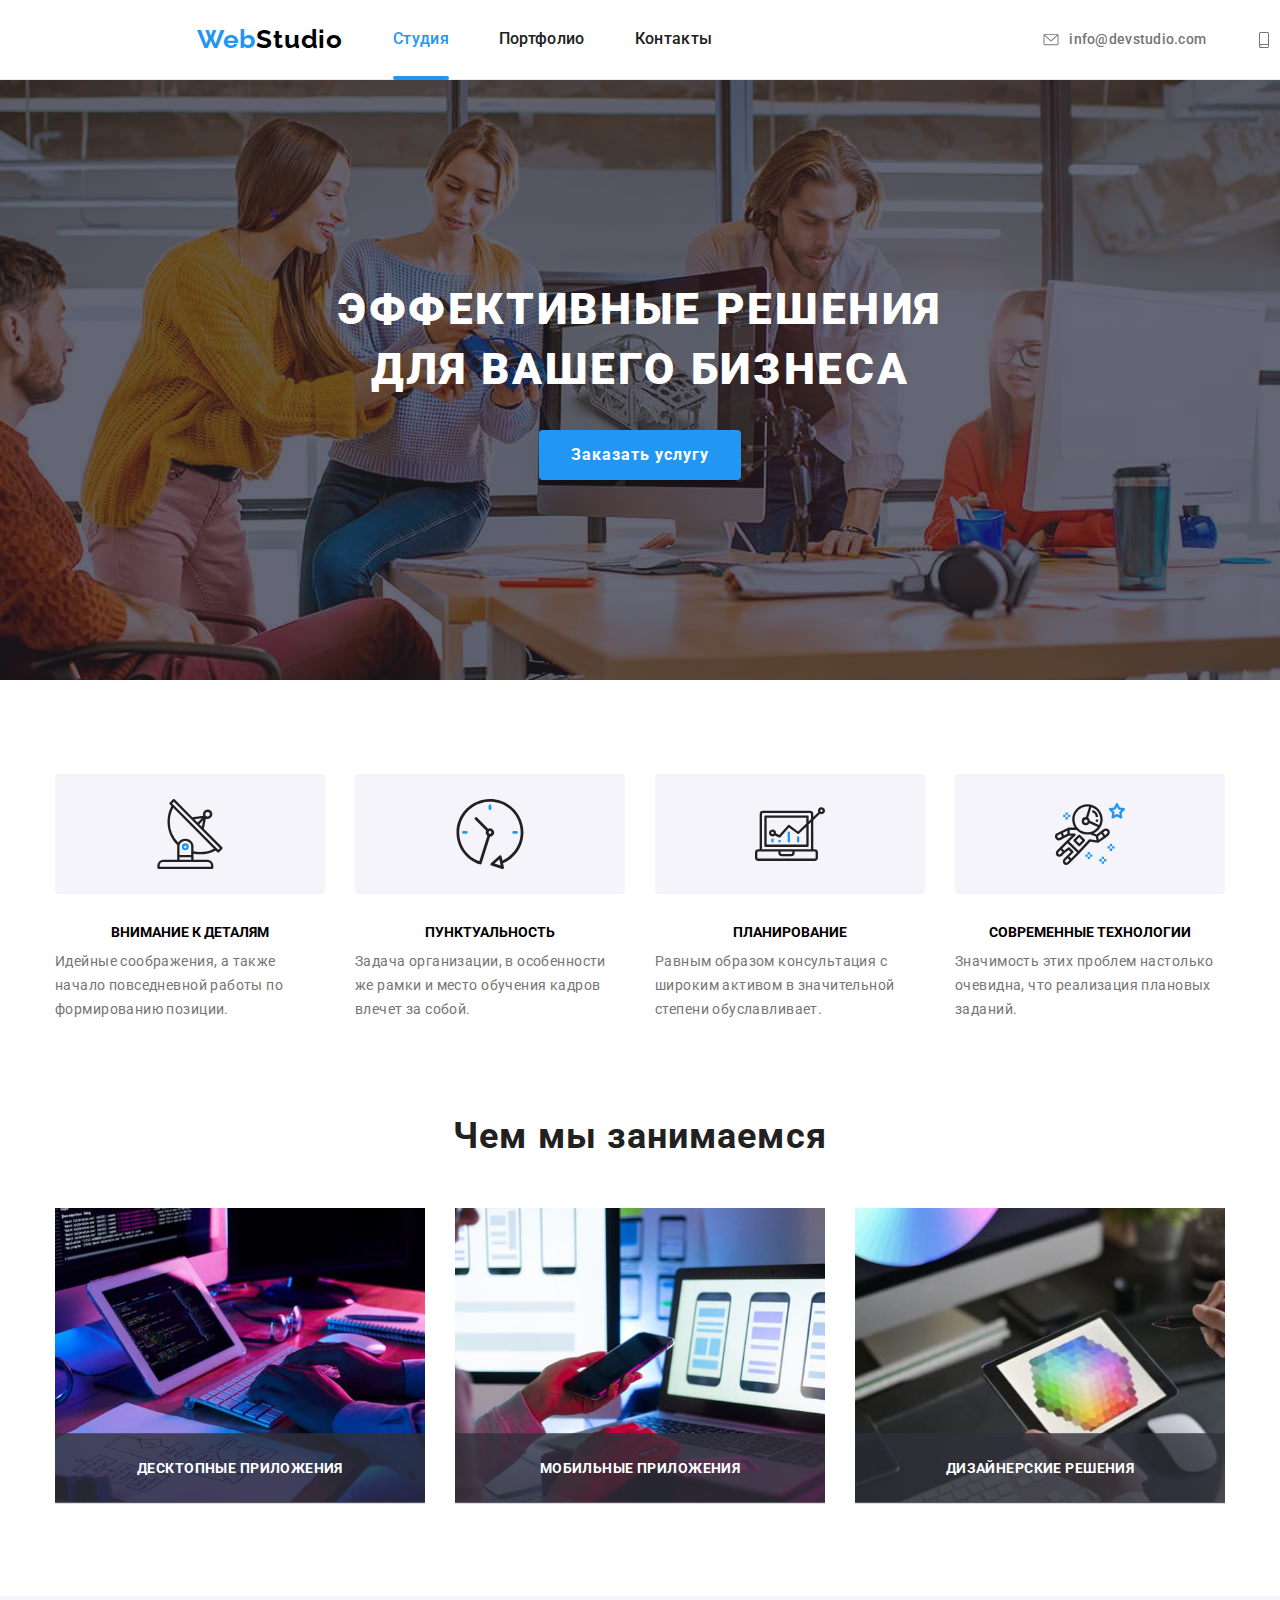
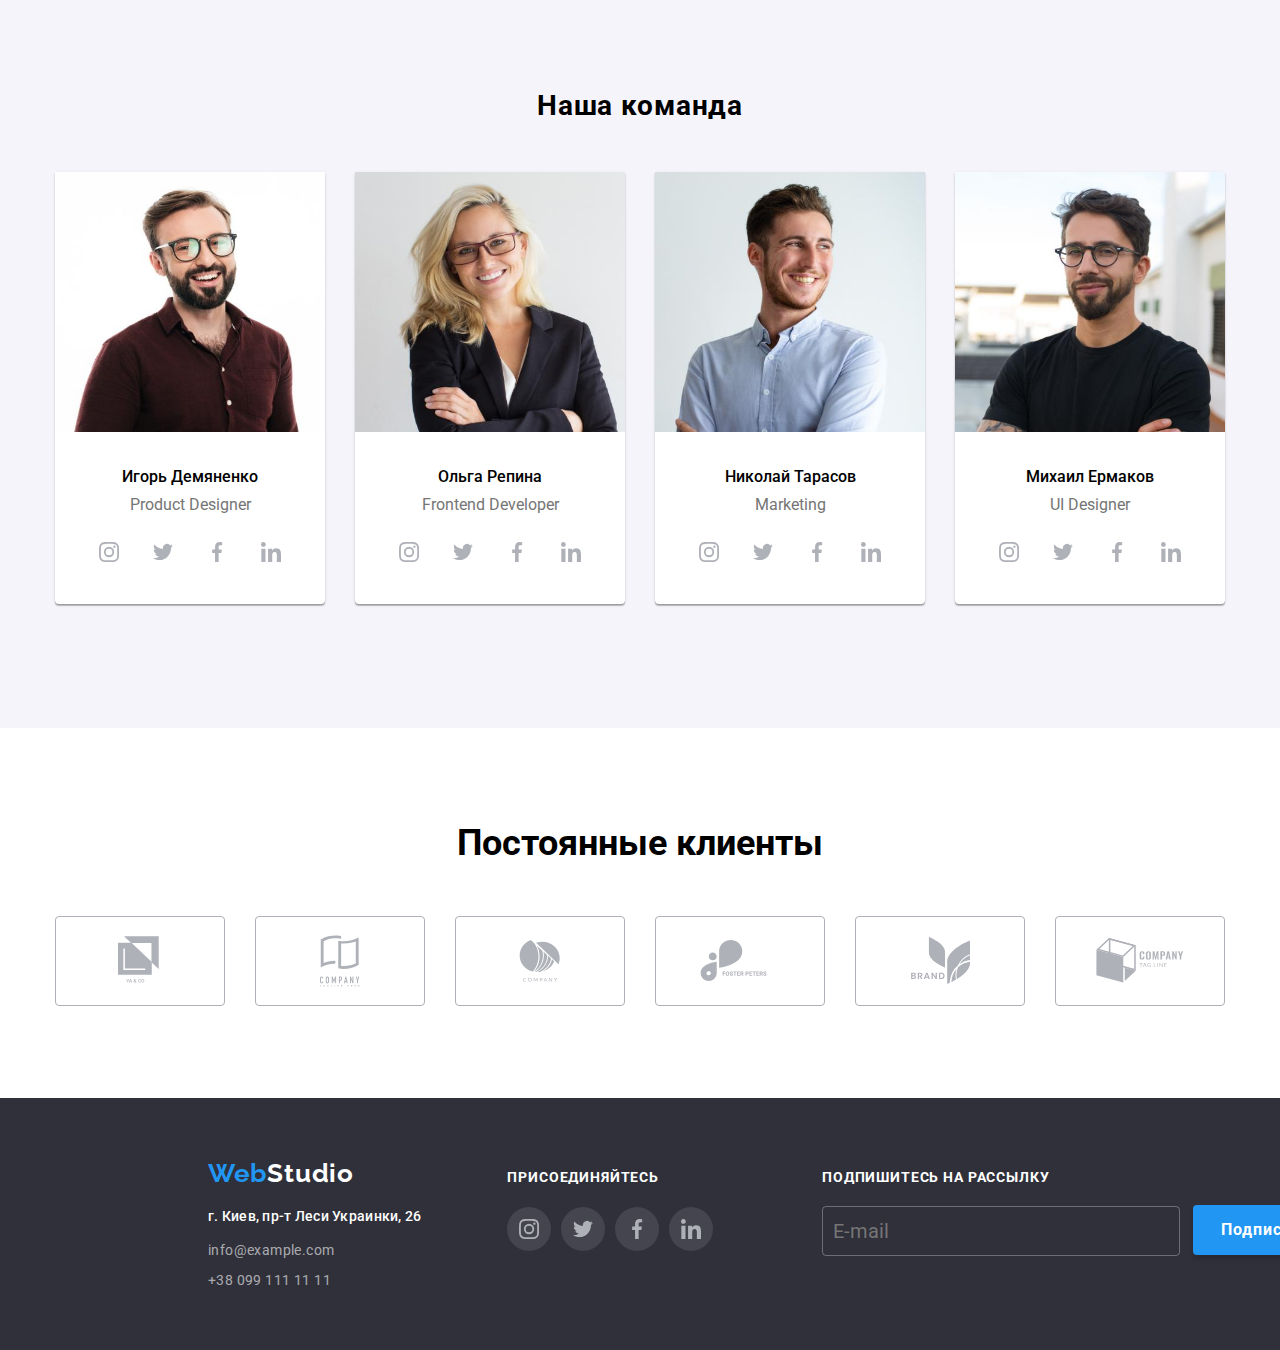
<file: index.html>
<!DOCTYPE html>
<html lang="ru">
  <head>
    <meta charset="UTF-8"/>
    <meta name="viewport" content="width=device-width, initial-scale=1.0"/>
    <link href="https://fonts.googleapis.com/css2?family=Raleway:wght@700&family=Roboto:wght@400;500;700;900&display=swap" rel="stylesheet">
    <link rel="stylesheet" href="./css/normalize.min.css">
    <link rel="stylesheet" href="./css/main.min.css">
    <title>WebStudio</title>
  </head>
  <body>
    <div class="header-container">
      <header class="header">

        <!-- мобильное меню -->

        <a class="title__mobile" href="./index.html"><span class="title-properties">Web</span>Studio</a>
        <button 
        type="button" 
        class="menu__button"
        aria-expanded="false"
        data-menu-button>
          <svg class="mobile-icon" width=24px height=16px aria-label="переключатель мобильного меню">
            <use class="icon-cross" href="./images/svg/symbol-defs_mobile.svg#icon_close"></use>
            <use class="icon-menu" href="./images/svg/symbol-defs_mobile.svg#icon_menu"></use>
          </svg>
        </button>
        <div class="mobile-menu-container" data-menu>
        <ul class="mobile-list">
          <li class="mobile-list__item"><a class="mobile-list__link current" href="./index.html">Студия</a></li>
          <li class="mobile-list__item"><a class="mobile-list__link" href="./portfolio.html">Портфолио</a></li>
          <li class="mobile-list__item"><a class="mobile-list__link" href="#contacts">Контакты</a></li>
        </ul>
        <ul class="mobile-cont">
          <li class="mobile__item">
            <a class="mobile__link" href="mailto:info@devstudio.com">
              <svg width="16" height="15" class="navigation__svg">
                <use href="./images/svg/symbol-defs.svg#icon-envelope"></use>
              </svg>
              <span>info@devstudio.com</span>
            </a>
          </li>
          <li class="mobile__item">
            <a class="mobile__link" href="tel:380961111111">
              <svg width="16" height="16" class="navigation__svg">
                <use href="./images/svg/symbol-defs.svg#icon-smartphone"></use>
              </svg><span>+38 096 111 11 11</span>
            </a>
          </li>
        </ul>
        </div>
        
        <nav class="navigation">
          <ul class="navigation__list">
            <li class="navigation__item"><a class="title" href="./index.html"><span class="title-properties">Web</span>Studio</a></li>
            <li class="navigation__item"><a class="navigation__link current" href="./index.html">Студия</a></li>
            <li class="navigation__item"><a class="navigation__link" href="./portfolio.html">Портфолио</a></li>
            <li class="navigation__item"><a class="navigation__link" href="#contacts">Контакты</a></li>
          </ul>
          <ul class="nav-cont">
            <li class="navigation__item">
              <a class="navigation__link" href="mailto:info@devstudio.com">
                <svg width="16" height="15" class="navigation__svg">
                  <use href="./images/svg/symbol-defs.svg#icon-envelope"></use>
                </svg>
                <span>info@devstudio.com</span>
              </a>
            </li>
            <li class="navigation__item">
              <a class="navigation__link" href="tel:380961111111">
                <svg width="16" height="16" class="navigation__svg">
                  <use href="./images/svg/symbol-defs.svg#icon-smartphone"></use>
                </svg><span>+38 096 111 11 11</span>
              </a>
            </li>
          </ul>
        </nav>
      </header>
    </div>
    <main>
      <div class="main">
        <section class="main__container">
          <h1 class="main__title">Эффективные решения для вашего бизнеса</h1>
          <button data-modal-open type="button" class="main__button">Заказать услугу</button>
        </section>
      </div>
      <div class="atributes-container">
        <ul class="atributes-list">
          <li class="atributes-list__item">
            <div class="atributes-list__icon">
            <svg width="70" height="70" >
              <use href="./images/svg/symbol-defs.svg#icon-antenna"></use>
            </svg>
            </div>
              <h3 class="atributes-list__title">Внимание к деталям</h3>
            <p class="atributes-list__text">
            Идейные соображения, а также начало повседневной работы по формированию позиции.
            </p>
          </li>
            
          <li class="atributes-list__item">
            <div class="atributes-list__icon">
              <svg width="70" height="70" >
                <use href="./images/svg/symbol-defs.svg#icon-clock"></use>
              </svg>
            </div>
              <h3 class="atributes-list__title">Пунктуальность</h3>
            <p class="atributes-list__text">
            Задача организации, в особенности же рамки и место обучения кадров влечет за собой.
            </p>
          </li>
            
          <li class="atributes-list__item">
            <div class="atributes-list__icon">
              <svg width="70" height="70">
                <use href="./images/svg/symbol-defs.svg#icon-diagram"></use>
              </svg>
            </div>
              <h3 class="atributes-list__title">Планирование</h3>
            <p class="atributes-list__text">
            Равным образом консультация с широким активом в значительной степени обуславливает.
            </p>
          </li>

          <li class="atributes-list__item">
            <div class="atributes-list__icon">
              <svg width="70" height="70" >
                <use href="./images/svg/symbol-defs.svg#icon-astronaut"></use>
              </svg>
            </div>
              <h3 class="atributes-list__title">Современные технологии</h3>
            <p class="atributes-list__text">
            Значимость этих проблем настолько очевидна, что реализация плановых заданий.
            </p>
          </li>
        </ul>
      </div>
        <div class="gallery">
            <h4 class="gallery__title">Чем мы занимаемся</h4>
          <ul class="gallery-list">
            <li class="gallery-list__item"><img class="gallery-list__image" srcset="./images/workspace_x1.jpg 1x, ./images/workspace_x2.jpg 2x " src="./images/workspace_x1.jpg" width="370"  alt="рабочий стол" />
              <p class="gallery-list__text" >Десктопные приложения</p>
            </li>
            <li class="gallery-list__item"><img class="gallery-list__image" srcset="./images/phone_x1.jpg 1x, ./images/phone_x2.jpg 2x " src="./images/phone_x1.jpg" width="370"  alt="телефон" />
              <p class="gallery-list__text">Мобильные приложения</p>
            </li>
            <li class="gallery-list__item"><img class="gallery-list__image" srcset="./images/tablet_x1.jpg 1x, ./images/tablet_x2.jpg 2x " src="./images/tablet_x1.jpg" width="370"  alt="планшет" />
              <p class="gallery-list__text">Дизайнерские решения</p>
            </li>
          </ul>
        </div>
      <!--розділ про команду ресурсу-->
      <div>
       <section class="our-team">
        <h4 class="our-team__title">Наша команда</h4>
          <ul class="flex-list">
            <li class="flex-list__item">
              <img class="flex-list__img" srcset="./images/our-team/игорь_х1.jpg 1x, ./images/our-team/игорь_х2.jpg 2x, ./images/our-team/игорь_демяненко.jpg 3x" src="./images/our-team/игорь_х1.jpg" alt="Фото Игорь Демяненко" />
              <h3 class="flex-list__name">Игорь Демяненко</h3>
              <span class="flex-list__job" lang="en">Product Designer</span>
              <ul class="social-list">
                <li class="social-list__icons">
                  <a class="social-list__link" href="https://www.instagram.com/" target="_blank" rel="noopener noreferer"
                    aria-label="instagram">
                    <svg class="social-list__svg">
                      <use href="./images/svg/symbol-defs.svg#icon-instagram"></use>
                    </svg>
                  </a>
                </li>
                <li class="social-list__icons">
                  <a class="social-list__link" href="https://twitter.com/home" target="_blank" rel="noopener noreferer"
                    aria-label="twitter">
                    <svg class="social-list__svg">
                      <use href="./images/svg/symbol-defs.svg#icon-twitter"></use>
                    </svg>
                  </a>
                </li>
                <li class="social-list__icons">
                  <a class="social-list__link" href="https://www.facebook.com/" target="_blank" rel="noopener noreferer"
                    aria-label="facebook">
                    <svg class="social-list__svg">
                      <use href="./images/svg/symbol-defs.svg#icon-facebook"></use>
                    </svg>
                  </a>
                </li>
                <li class="social-list__icons">
                  <a class="social-list__link" href="https://www.linkedin.com/" target="_blank" rel="noopener noreferer"
                    aria-label="linkedin">
                    <svg class="social-list__svg">
                      <use href="./images/svg/symbol-defs.svg#icon-linkedin"></use>
                    </svg>
                  </a>
                </li>
              </ul>  
            </li>
            <li class="flex-list__item">
              <img class="flex-list__img" srcset="./images/our-team/ольга_х1.jpg 1x, ./images/our-team/ольга_х2.jpg 2x, ./images/our-team/ольга_репина.jpg 3x" src="./images/our-team/ольга_х1.jpg" alt="Фото Ольга Репина" />
              <h3 class="flex-list__name">Ольга Репина</h3>
              <span class="flex-list__job" lang="en">Frontend Developer</span>
              <ul class="social-list">
                <li class="social-list__icons">
                  <a class="social-list__link" href="https://www.instagram.com/" target="_blank" rel="noopener noreferer"
                    aria-label="instagram">
                    <svg class="social-list__svg">
                      <use href="./images/svg/symbol-defs.svg#icon-instagram"></use>
                    </svg>
                  </a>
                </li>
                <li class="social-list__icons">
                  <a class="social-list__link" href="https://twitter.com/home" target="_blank" rel="noopener noreferer"
                    aria-label="twitter">
                    <svg class="social-list__svg">
                      <use href="./images/svg/symbol-defs.svg#icon-twitter"></use>
                    </svg>
                  </a>
                </li>
                <li class="social-list__icons">
                  <a class="social-list__link" href="https://www.facebook.com/" target="_blank" rel="noopener noreferer"
                    aria-label="facebook">
                    <svg class="social-list__svg">
                      <use href="./images/svg/symbol-defs.svg#icon-facebook"></use>
                    </svg>
                  </a>
                </li>
                <li class="social-list__icons">
                  <a class="social-list__link" href="https://www.linkedin.com/" target="_blank" rel="noopener noreferer"
                    aria-label="linkedin">
                    <svg class="social-list__svg">
                      <use href="./images/svg/symbol-defs.svg#icon-linkedin"></use>
                    </svg>
                  </a>
                </li>
              </ul>
            </li>
            <li class="flex-list__item">
              <img class="flex-list__img" srcset="./images/our-team/николай_х1.jpg 1x, ./images/our-team/николай_х2.jpg 2x, ./images/our-team/николай_тарасов.jpg 3x" src="./images/our-team/николай_х1.jpg" alt="Фото Николай Тарасов" />
              <h3 class="flex-list__name">Николай Тарасов</h3>
              <span class="flex-list__job" lang="en">Marketing</span>
              <ul class="social-list">
                <li class="social-list__icons">
                  <a class="social-list__link" href="https://www.instagram.com/" target="_blank" rel="noopener noreferer"
                    aria-label="instagram">
                    <svg class="social-list__svg">
                      <use href="./images/svg/symbol-defs.svg#icon-instagram"></use>
                    </svg>
                  </a>
                </li>
                <li class="social-list__icons">
                  <a class="social-list__link" href="https://twitter.com/home" target="_blank" rel="noopener noreferer"
                    aria-label="twitter">
                    <svg class="social-list__svg">
                      <use href="./images/svg/symbol-defs.svg#icon-twitter"></use>
                    </svg>
                  </a>
                </li>
                <li class="social-list__icons">
                  <a class="social-list__link" href="https://www.facebook.com/" target="_blank" rel="noopener noreferer"
                    aria-label="facebook">
                    <svg class="social-list__svg">
                      <use href="./images/svg/symbol-defs.svg#icon-facebook"></use>
                    </svg>
                  </a>
                </li>
                <li class="social-list__icons">
                  <a class="social-list__link" href="https://www.linkedin.com/" target="_blank" rel="noopener noreferer"
                    aria-label="linkedin">
                    <svg class="social-list__svg">
                      <use href="./images/svg/symbol-defs.svg#icon-linkedin"></use>
                    </svg>
                  </a>
                </li>
              </ul>
            </li>
            <li class="flex-list__item">
              <img class="flex-list__img" srcset="./images/our-team/михаил_х1.jpg 1x, ./images/our-team/михаил_х2.jpg 2x, ./images/our-team/михаил_ермаков.jpg 3x" src="./images/our-team/михаил_х1.jpg" alt="Фото Михаил Ермаков" />
              <h3 class="flex-list__name">Михаил Ермаков</h3>
              <span class="flex-list__job" lang="en">UI Designer</span>
              <ul class="social-list">
                <li class="social-list__icons">
                  <a class="social-list__link" href="https://www.instagram.com/" target="_blank" rel="noopener noreferer"
                    aria-label="instagram">
                    <svg class="social-list__svg">
                      <use href="./images/svg/symbol-defs.svg#icon-instagram"></use>
                    </svg>
                  </a>
                </li>
                <li class="social-list__icons">
                  <a class="social-list__link" href="https://twitter.com/home" target="_blank" rel="noopener noreferer"
                    aria-label="twitter">
                    <svg class="social-list__svg">
                      <use href="./images/svg/symbol-defs.svg#icon-twitter"></use>
                    </svg>
                  </a>
                </li>
                <li class="social-list__icons">
                  <a class="social-list__link" href="https://www.facebook.com/" target="_blank" rel="noopener noreferer"
                    aria-label="facebook">
                    <svg class="social-list__svg">
                      <use href="./images/svg/symbol-defs.svg#icon-facebook"></use>
                    </svg>
                  </a>
                </li>
                <li class="social-list__icons">
                  <a class="social-list__link" href="https://www.linkedin.com/" target="_blank" rel="noopener noreferer"
                    aria-label="linkedin">
                    <svg class="social-list__svg">
                      <use href="./images/svg/symbol-defs.svg#icon-linkedin"></use>
                    </svg>
                  </a>
                </li>
              </ul>
            </li>
          </ul>
       </section>
      </div>
      <section class="our-clients">
        <div class="clients-block">
          <h2 class="clients-block__title">Постоянные клиенты</h2>
          <ul class="clients-list">
            <li class="clients-list__logo">
              <a class="clients-list__link" href="" target="_blank" rel="noopener noreferer"
                aria-label="">
                <svg width="45" height="50" class="clients-list__svg">
                  <use  href="./images/svg/symbol-defs.svg#icon-logo-1"></use>
                </svg>
              </a>
            </li>

            <li class="clients-list__logo">
              <a class="clients-list__link" href="" target="_blank" rel="noopener noreferer"
                aria-label="">
                <svg width="40" height="52" class="clients-list__svg">
                  <use  href="./images/svg/symbol-defs.svg#icon-logo-2"></use>
                </svg>
              </a>
            </li>

            <li class="clients-list__logo">
              <a class="clients-list__link" href="" target="_blank" rel="noopener noreferer"
                aria-label="">
                <svg width="42" height="42" class="clients-list__svg">
                  <use  href="./images/svg/symbol-defs.svg#icon-logo-3"></use>
                </svg>
              </a>
            </li>

            <li class="clients-list__logo">
              <a class="clients-list__link" href="" target="_blank" rel="noopener noreferer"
                aria-label="">
                <svg width="80" height="42" class="clients-list__svg">
                  <use  href="./images/svg/symbol-defs.svg#icon-logo-4"></use>
                </svg>
              </a>
            </li>

            <li class="clients-list__logo">
              <a class="clients-list__link" href="" target="_blank" rel="noopener noreferer"
                aria-label="">
                <svg width="59" height="47" class="clients-list__svg">
                  <use  href="./images/svg/symbol-defs.svg#icon-logo-5"></use>
                </svg>
              </a>
            </li>

            <li class="clients-list__logo">
              <a class="clients-list__link" href="" target="_blank" rel="noopener noreferer"
                aria-label="">
                <svg width="88" height="45" class="clients-list__svg">
                  <use  href="./images/svg/symbol-defs.svg#icon-logo-6"></use>
                </svg>
              </a>
            </li>
          </ul>
        </div>
      </section>
  </main>
    <footer id="contacts">
          <div class="footer-container">
            <ul class="footer-list">
              <li class="footer-list__title"><h2><a class="footer__title" href="./index.html"><span>Web</span>Studio</a></h2></li>
              
              <li class="footer-list__map"><a class="footer-list__link" href="https://goo.gl/maps/P95EnjXFkiHAjD3S7" target="_blank"> 
                <span>г. Киев, пр-т Леси Украинки, 26</span></a> 
              </li>
              
              <li>
                <a class="footer-list__link" href="mailto:info@example.com"> <span class="footer-list__text">info@example.com</span></a>
              </li>
              
              <li>
                <a class="footer-list__link" href="tel:380991111111"> <span class="footer-list__text">+38 099 111 11 11</span></a>
              </li>
            </ul>
            <div class="footer-join">
          <b class="footer-join__title">Присоединяйтесь</b>
          <ul class="social-list">
            <li class="social-list__icons">
              <a class="social-list__link" href="https://www.instagram.com/" target="_blank" rel="noopener noreferer"
                aria-label="instagram">
                <svg class="social-list__svg">
                  <use href="./images/svg/symbol-defs.svg#icon-instagram"></use>
                </svg>
              </a>
            </li>
            <li class="social-list__icons">
              <a class="social-list__link" href="https://twitter.com/home" target="_blank" rel="noopener noreferer"
                aria-label="twitter">
                <svg class="social-list__svg">
                  <use href="./images/svg/symbol-defs.svg#icon-twitter"></use>
                </svg>
              </a>
            </li>
            <li class="social-list__icons">
              <a class="social-list__link" href="https://www.facebook.com/" target="_blank" rel="noopener noreferer"
                aria-label="facebook">
                <svg class="social-list__svg">
                  <use href="./images/svg/symbol-defs.svg#icon-facebook"></use>
                </svg>
              </a>
            </li>
            <li class="social-list__icons">
              <a class="social-list__link" href="https://www.linkedin.com/" target="_blank" rel="noopener noreferer"
                aria-label="linkedin">
                <svg class="social-list__svg">
                  <use href="./images/svg/symbol-defs.svg#icon-linkedin"></use>
                </svg>
              </a>
            </li>
          </ul>
         </div>
        <div class="commercial">
          <label for="e-mail">
            <b class="commercial__title">Подпишитесь на рассылку</b>
          </label>
           <form class="commercial__form" >
             <input class="commercial__form__input" type="email" placeholder="E-mail" id="e-mail" name="footer-email">
           </form>
          <button class="commercial__button" type="submit">Подписаться
            <svg width="24" height="24" class="commercial__svg">
              <use href="./images/svg/symbol-defs.svg#icon-send"></use>
            </svg>
          </button>
        </div>
      </div>
    </footer>
    <div class="backdrop is-hidden" data-modal>
    <div class="modal">
      <p class="modal__title">Оставьте свои данные, мы вам перезвоним</p>
      <form>
        <label class="modal__name" for="user"><span class="modal__hint">Имя</span></label>  
          <input class="form__lines" type="text" name="user" id="user" pattern="^[А-Яа-яЁё\s]+$" required/>
          <svg width="12" height="12" class="form__svg">
            <use href="./images/svg/symbol-defs.svg#icon-name"></use>
          </svg>
        <label class="modal__name" for="phone"> <span class="modal__hint">Телефон</span></label>
          <input class="form__lines" type="tel" name="phone" id="phone" pattern="[0-9]{12}"/>
            <svg width="13" height="13" class="form__svg">
              <use href="./images/svg/symbol-defs.svg#icon-phone"></use>
            </svg>
        <label class="modal__name" for="email"> <span class="modal__hint">Почта</span></label>
          <input class="form__lines" type="email" name="email" id="email" pattern="[A-Za-z]" required />
            <svg width="15" height="12" class="form__svg">
              <use href="./images/svg/symbol-defs.svg#icon-mail"></use>
            </svg>
        <label class="modal__name" for="comment"> <span class="modal-textarea__hint">Комментарий</span></label>
          <textarea class="form__comments" name="comment" cols="30" rows="5" id="comment" placeholder="Введите текст"></textarea>
        <label class="ch__name">

          <input class="checkbox" type="checkbox" name="check" /> 
           <span class="svg"></span>
           Соглашаюсь с рассылкой и принимаю &nbsp; <a href="" class="ch__link"> Условия договора </a>
          </label> 
        <button class="submit" type="submit">Отправить</button>
        </form>
    <button data-modal-close class="close">
      <svg width="11" height="11" class="modal__svg">
        <use href="./images/svg/symbol-defs.svg#icon-vector"></use>
      </svg>
    </button>
    </div> 
    </div>
    <script src="./js/modal.js"></script>
    <script src="./js/mobile-menu.js"></script>
  </body>
</html>
</file>
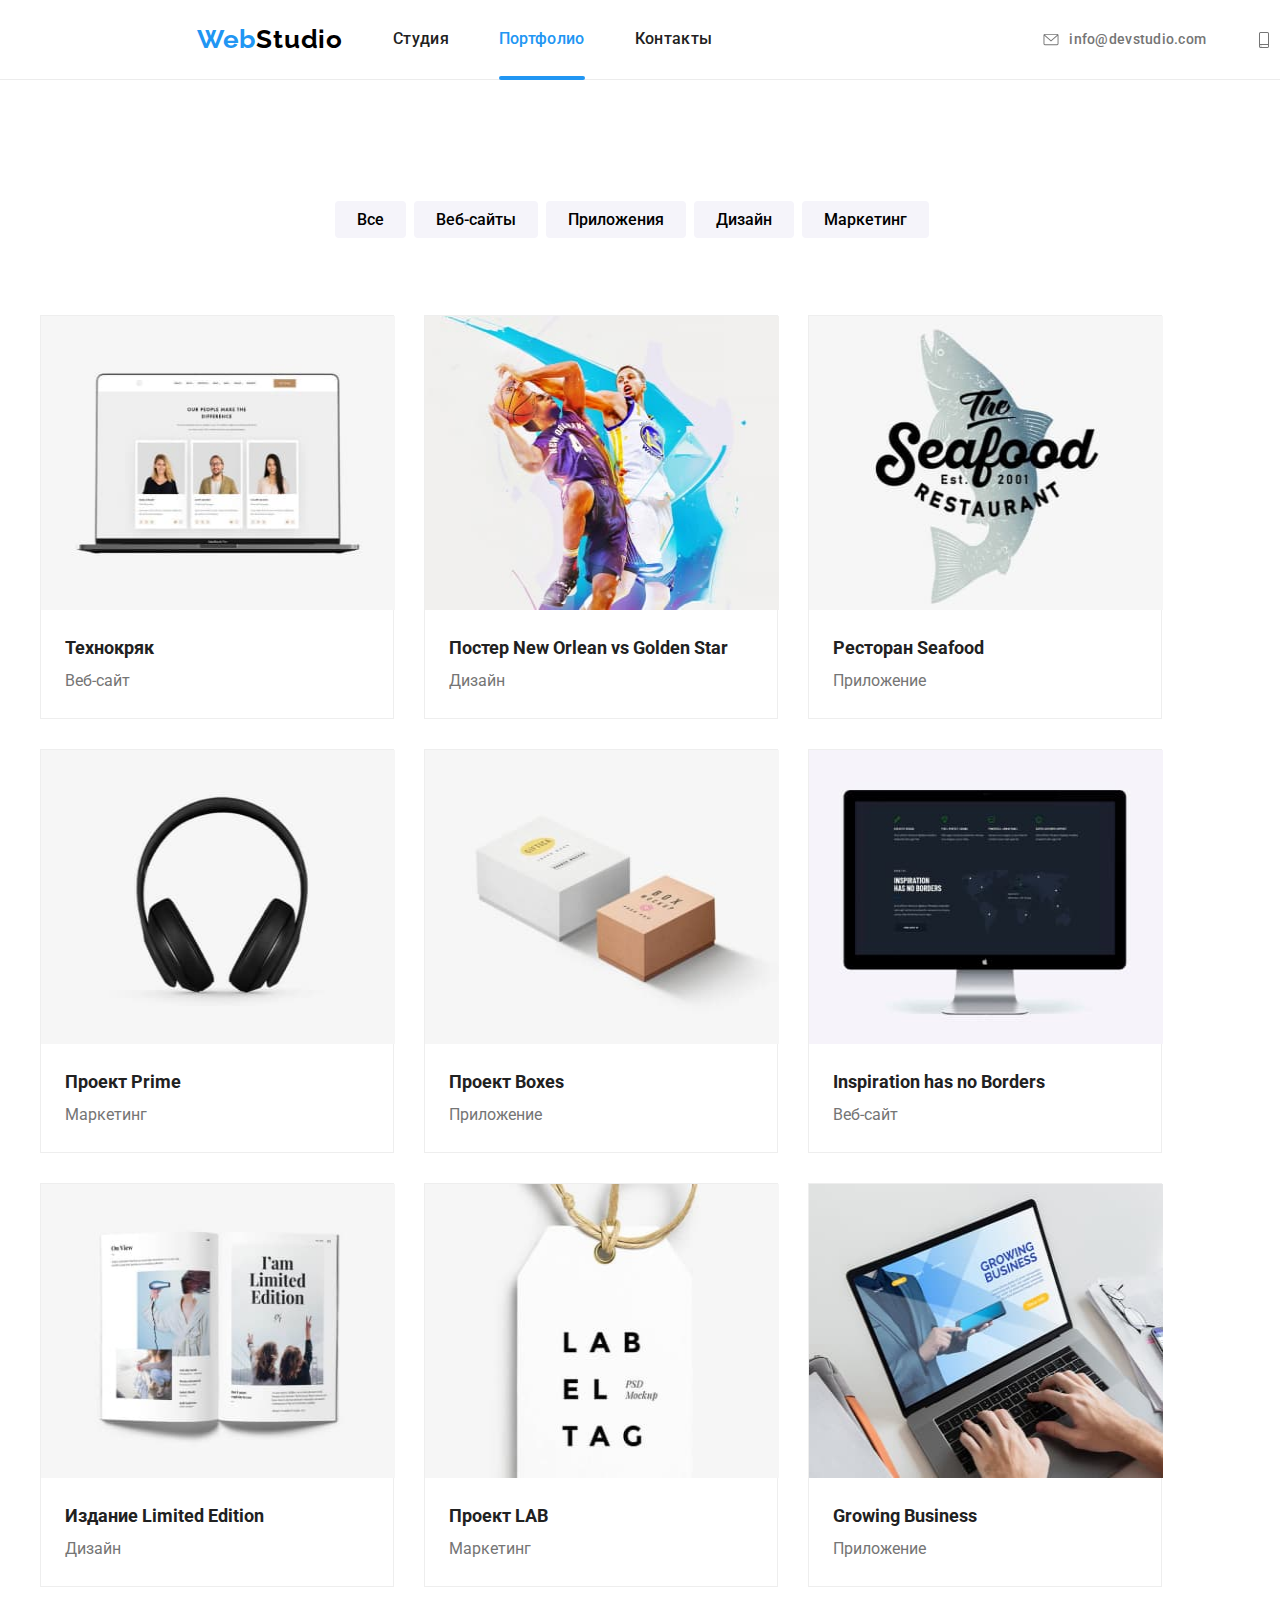
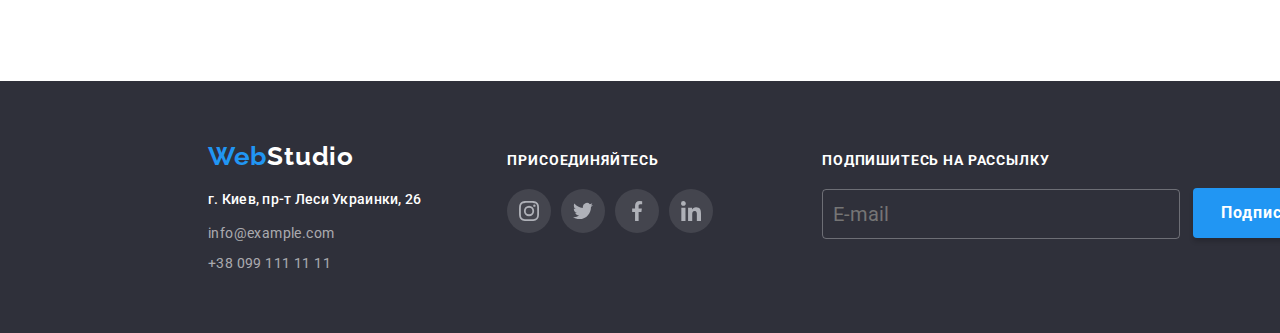
<file: portfolio.html>
<!DOCTYPE html>
<html lang="ru">
<head>
    <meta charset="UTF-8">
    <meta name="viewport" content="width=device-width, initial-scale=1.0">
    <link href="https://fonts.googleapis.com/css2?family=Raleway:wght@700&family=Roboto:wght@400;500;700;900&display=swap" rel="stylesheet">
    <link rel="stylesheet" href="./css/normalize.min.css">
    <link rel="stylesheet" href="./css/porfolio.min.css">    
    <title>Портфолио</title>
</head>
  <body>
    <div class="header-container">
    <header class="header">

      <!-- мобильное меню -->
      
      <a class="title__mobile" href="./index.html"><span class="title-properties">Web</span>Studio</a>
      <button type="button" class="menu__button" aria-expanded="false" data-menu-button>
        <svg class="mobile-icon" width=24px height=16px aria-label="переключатель мобильного меню">
          <use class="icon-cross" href="./images/svg/symbol-defs_mobile.svg#icon_close"></use>
          <use class="icon-menu" href="./images/svg/symbol-defs_mobile.svg#icon_menu"></use>
        </svg>
      </button>
      <div class="mobile-menu-container" data-menu>
        <ul class="mobile-list">
          <li class="mobile-list__item"><a class="mobile-list__link" href="./index.html">Студия</a></li>
          <li class="mobile-list__item"><a class="mobile-list__link current" href="./portfolio.html">Портфолио</a></li>
          <li class="mobile-list__item"><a class="mobile-list__link" href="#contacts">Контакты</a></li>
        </ul>
        <ul class="mobile-cont">
          <li class="mobile__item">
            <a class="mobile__link" href="mailto:info@devstudio.com">
              <svg width="16" height="15" class="navigation__svg">
                <use href="./images/svg/symbol-defs.svg#icon-envelope"></use>
              </svg>
              <span>info@devstudio.com</span>
            </a>
          </li>
          <li class="mobile__item">
            <a class="mobile__link" href="tel:380961111111">
              <svg width="16" height="16" class="navigation__svg">
                <use href="./images/svg/symbol-defs.svg#icon-smartphone"></use>
              </svg><span>+38 096 111 11 11</span>
            </a>
          </li>
        </ul>
      </div>

      <nav class="navigation">
        <ul class="navigation__list">
          <li class="navigation__item"><a class="title" href="./index.html"><span
                class="title-properties">Web</span>Studio</a></li>
          <li class="navigation__item"><a class="navigation__link" href="./index.html">Студия</a></li>
          <li class="navigation__item"><a class="navigation__link current" href="./portfolio.html">Портфолио</a></li>
          <li class="navigation__item"><a class="navigation__link" href="#contacts">Контакты</a></li>
        </ul>
        <ul class="nav-cont">
          <li class="navigation__item">
            <a class="navigation__link" href="mailto:info@devstudio.com">
              <svg width="16" height="15" class="navigation__svg">
                <use href="./images/svg/symbol-defs.svg#icon-envelope"></use>
              </svg>
              <span>info@devstudio.com</span>
            </a>
          </li>
          <li class="navigation__item">
            <a class="navigation__link" href="tel:380961111111">
              <svg width="16" height="16" class="navigation__svg">
                <use href="./images/svg/symbol-defs.svg#icon-smartphone"></use>
              </svg><span>+38 096 111 11 11</span>
            </a>
          </li>
        </ul>
      </nav>
    </header>
    </div>
      <main>
        <div class="filter-container">
        <section class="our-projects">
        <div class="filter">
          <button class="filter-button" type="button" >Все</button>
          <button class="filter-button" type="button" >Веб-сайты</button>
          <button class="filter-button" type="button" >Приложения</button>
          <button class="filter-button" type="button" >Дизайн</button>
          <button class="filter-button" type="button" >Маркетинг</button>
        </div>
        
        <ul class="project-list">
        <li class="flex-cont-portf"><a class="project-list__link" href="">
          <div class="project-card">
            <img class="project-img" srcset="images/images-portfolio/технокряк.jpg 1x, images/images-portfolio/технокряк_x2.jpg 2x, images/images-portfolio/технокряк_x3.jpg 3x " src="images/images-portfolio/технокряк.jpg" width="354" height="294"   alt="фото_проекта">
            <p class="overlay-text">Технокряк это современная площадка распространения коронавируса. Компании используют эту платформу для цифрового
            шпионажа и атак на защищённые сервера конкурентов.</p>
          </div>
            <h2 class="second-page-title">Технокряк</h2>
            <p class="second-page-text">Веб-сайт</p>
        </a></li>

        <li class="flex-cont-portf"><a class="project-list__link" href="">
          <div class="project-card">
            <img class="project-img" srcset="images/images-portfolio/постер-new-orlean-vs-golden-star.jpg 1x, images/images-portfolio/постер-new-orlean-vs-golden-star_x2.jpg 2x, images/images-portfolio/постер-new-orlean-vs-golden-star_x3.jpg 3x "  src="images/images-portfolio/постер-new-orlean-vs-golden-star.jpg" width="354" height="294" alt="фото_проекта">
            <p class="overlay-text">Технокряк это современная площадка распространения коронавируса. Компании используют эту платформу для цифрового
            шпионажа и атак на защищённые сервера конкурентов.</p>
          </div>
            <h2 class="second-page-title mid">Постер New Orlean vs Golden Star</h2>
            <p class="second-page-text">Дизайн</p>
        </a></li>

        <li class="flex-cont-portf"><a class="project-list__link" href="">
          <div class="project-card">
            <img class="project-img" srcset="images/images-portfolio/ресторан-seafood.jpg 1x, images/images-portfolio/ресторан-seafood_x2.jpg 2x, images/images-portfolio/ресторан-seafood_x3.jpg 3x " src="images/images-portfolio/ресторан-seafood.jpg" width="354" height="294" alt="фото_проекта">
            <p class="overlay-text">Технокряк это современная площадка распространения коронавируса. Компании используют эту платформу для цифрового
            шпионажа и атак на защищённые сервера конкурентов.</p>
          </div>
            <h2 class="second-page-title">Ресторан Seafood</h2>
            <p class="second-page-text">Приложение</p>
        </a></li>

        <li class="flex-cont-portf"><a class="project-list__link" href="">
          <div class="project-card">
            <img class="project-img" srcset="images/images-portfolio/проект-prime.jpg 1x, images/images-portfolio/проект-prime_x2.jpg 2x, images/images-portfolio/проект-prime_x3.jpg 3x " src="images/images-portfolio/проект-prime.jpg" width="354" height="294" alt="фото_проекта">
            <p class="overlay-text">Технокряк это современная площадка распространения коронавируса. Компании используют эту платформу для цифрового
            шпионажа и атак на защищённые сервера конкурентов.</p>
          </div>
            <h2 class="second-page-title">Проект Prime</h2>
            <p class="second-page-text">Маркетинг</p>
        </a></li>

        <li class="flex-cont-portf"><a class="project-list__link" href="">
          <div class="project-card">
            <img class="project-img" srcset="images/images-portfolio/проект-boxes.jpg 1x, images/images-portfolio/проект-boxes_x2.jpg 2x, images/images-portfolio/проект-boxes_x3.jpg 3x " src="images/images-portfolio/проект-boxes.jpg" width="354" height="294"  alt="фото_проекта">
            <p class="overlay-text">Технокряк это современная площадка распространения коронавируса. Компании используют эту платформу для цифрового
            шпионажа и атак на защищённые сервера конкурентов.</p>
          </div>
            <h2 class="second-page-title mid">Проект Boxes</h2>
            <p class="second-page-text">Приложение</p>
        </a></li>

        <li class="flex-cont-portf"><a class="project-list__link" href="">
          <div class="project-card">
            <img class="project-img" srcset="images/images-portfolio/inspiration-has-no-borders.jpg 1x, images/images-portfolio/inspiration-has-no-borders_x2.jpg 2x, images/images-portfolio/inspiration-has-no-borders_x3.jpg 3x " src="images/images-portfolio/inspiration-has-no-borders.jpg" width="354" height="294" alt="фото_проекта">
            <p class="overlay-text">Технокряк это современная площадка распространения коронавируса. Компании используют эту платформу для цифрового
            шпионажа и атак на защищённые сервера конкурентов.</p>
          </div>
            <h2 class="second-page-title">Inspiration has no Borders</h2>
            <p class="second-page-text">Веб-сайт</p>
        </a></li>

        <li class="flex-cont-portf"><a class="project-list__link" href="">
          <div class="project-card">
            <img class="project-img" srcset="images/images-portfolio/издание-limited-edition.jpg 1x, images/images-portfolio/издание-limited-edition_x2.jpg 2x, images/images-portfolio/издание-limited-edition_x3.jpg 3x " src="images/images-portfolio/издание-limited-edition.jpg" width="354" height="294" alt="фото_проекта">
            <p class="overlay-text">Технокряк это современная площадка распространения коронавируса. Компании используют эту платформу для цифрового
            шпионажа и атак на защищённые сервера конкурентов.</p>
          </div>
            <h2 class="second-page-title">Издание Limited Edition</h2>
            <p class="second-page-text">Дизайн</p>
        </a></li>

        <li class="flex-cont-portf"><a class="project-list__link" href="">
          <div class="project-card">
            <img class="project-img" srcset="images/images-portfolio/проект-lab.jpg 1x, images/images-portfolio/проект-lab_x2.jpg 2x, images/images-portfolio/проект-lab_x3.jpg 3x " src="images/images-portfolio/проект-lab.jpg" width="354" height="294" alt="фото_проекта">
            <p class="overlay-text">Технокряк это современная площадка распространения коронавируса. Компании используют эту платформу для цифрового
            шпионажа и атак на защищённые сервера конкурентов.</p>
          </div>
            <h2 class="second-page-title mid">Проект LAB</h2>
            <p class="second-page-text">Маркетинг</p>
        </a></li>

        <li class="flex-cont-portf"><a class="project-list__link" href="">
          <div class="project-card">
            <img class="project-img" srcset="images/images-portfolio/growing-business.jpg 1x, images/images-portfolio/growing-business_x2.jpg 2x, images/images-portfolio/growing-business_x3.jpg 3x " src="images/images-portfolio/growing-business.jpg" width="354" height="294" alt="фото_проекта">
            <p class="overlay-text">Технокряк это современная площадка распространения коронавируса. Компании используют эту платформу для цифрового
            шпионажа и атак на защищённые сервера конкурентов.</p>
          </div>
            <h2 class="second-page-title">Growing Business</h2>
            <p class="second-page-text">Приложение</p>
        </a></li>
    </ul>
    </section>
    </div>
</main>
      <footer id="contacts">
        <div class="footer-container">
          <ul class="footer-list">
            <li class="footer-list__title">
              <h2><a class="footer__title" href="./index.html"><span>Web</span>Studio</a></h2>
            </li>
      
            <li class="footer-list__map"><a class="footer-list__link" href="https://goo.gl/maps/P95EnjXFkiHAjD3S7"
                target="_blank">
                <span>г. Киев, пр-т Леси Украинки, 26</span></a>
            </li>
      
            <li>
              <a class="footer-list__link" href="mailto:info@example.com"> <span
                  class="footer-list__text">info@example.com</span></a>
            </li>
      
            <li>
              <a class="footer-list__link" href="tel:380991111111"> <span class="footer-list__text">+38 099 111 11
                  11</span></a>
            </li>
          </ul>
          <div class="footer-join">
            <b class="footer-join__title">Присоединяйтесь</b>
            <ul class="social-list footer">
              <li class="social-list__icons">
                <a class="social-list__link" href="https://www.instagram.com/" target="_blank" rel="noopener noreferer"
                  aria-label="instagram">
                  <svg class="social-list__svg">
                    <use href="./images/svg/symbol-defs.svg#icon-instagram"></use>
                  </svg>
                </a>
              </li>
              <li class="social-list__icons">
                <a class="social-list__link" href="https://twitter.com/home" target="_blank" rel="noopener noreferer"
                  aria-label="twitter">
                  <svg class="social-list__svg">
                    <use href="./images/svg/symbol-defs.svg#icon-twitter"></use>
                  </svg>
                </a>
              </li>
              <li class="social-list__icons">
                <a class="social-list__link" href="https://www.facebook.com/" target="_blank" rel="noopener noreferer"
                  aria-label="facebook">
                  <svg class="social-list__svg">
                    <use href="./images/svg/symbol-defs.svg#icon-facebook"></use>
                  </svg>
                </a>
              </li>
              <li class="social-list__icons">
                <a class="social-list__link" href="https://www.linkedin.com/" target="_blank" rel="noopener noreferer"
                  aria-label="linkedin">
                  <svg class="social-list__svg">
                    <use href="./images/svg/symbol-defs.svg#icon-linkedin"></use>
                  </svg>
                </a>
              </li>
            </ul>
          </div>
          <div class="commercial">
            <label for="e-mail">
              <b class="commercial__title">Подпишитесь на рассылку</b>
            </label>
            <form class="commercial__form">
              <input class="commercial__form__input" type="email" placeholder="E-mail" id="e-mail" name="footer-email">
            </form>
            <button class="commercial__button" type="submit">Подписаться
              <svg width="24" height="24" class="commercial__svg">
                <use href="./images/svg/symbol-defs.svg#icon-send"></use>
              </svg>
            </button>
          </div>
        </div>
      </footer>
      <script src="./js/mobile-menu.js"></script>
  </body>
</html>
</file>
<file: css/main.min.css>
:root{--primary-bg-color: #2f303a;--primary-text-color: #2196f3;--secondary-text-color: #000000;--third-text-color: #ffffff;--main-text-color: #757575;--header-color: #212121;--secondary-bg-color: #f5f4fa;--header-line-color: #ececec}body{font-family:Roboto, sans-serif}.header{width:100%;border-bottom:1px solid var(--header-line-color);background:var(--third-text-color)}@media screen and (max-width: 768px){.header{display:flex;justify-content:space-between;flex-grow:1;width:100%}}@media screen and (min-width: 1200px){.header{min-width:1600px}}.header-container{margin-left:auto;margin-right:auto}.title{font-family:Raleway;font-weight:700;font-size:26px;line-height:1.19;letter-spacing:0.03em;color:var var(--secondary-text-color);outline:none}@media screen and (min-width: 768px){.title{margin-top:50px}}@media screen and (min-width: 1200px){.title{margin-top:50px}}.mobile-menu-container{position:absolute;left:0;right:0;z-index:2;min-height:393px;background:#ffffff;box-shadow:0px 4px 8px rgba(0,0,0,0.04),0px 2px 4px rgba(0,0,0,0.08),0px 1px 3px rgba(0,0,0,0.16);visibility:hidden}@media screen and (min-width: 768px){.mobile-menu-container{display:none}}.mobile-menu-container.is-open{opacity:1;visibility:visible}.title__mobile{display:inline-block;padding-top:15px;padding-bottom:15px;padding-left:15px;font-family:Raleway;font-weight:700;font-size:26px;line-height:1.19;letter-spacing:0.03em;color:var var(--secondary-text-color);outline:none}@media screen and (min-width: 768px){.title__mobile{display:none}}.menu__button{display:block;padding:0;margin-right:15px;border:none;background-color:transparent;z-index:100}@media screen and (min-width: 768px){.menu__button{display:none}}.menu__button .icon-cross{display:none}.menu__button.is-open .icon-cross{display:block}.menu__button.is-open .icon-menu{display:none}.mobile-list{margin-top:60px;text-align:center}.mobile-list__item{display:block;margin-bottom:40px;list-style-type:none}.mobile-list__link{display:inline-block;font-weight:500;font-size:18px;line-height:1.14;letter-spacing:0.02em;color:var(--header-color);outline:none;transition-duration:250ms;transition-timing-function:cubic-bezier(0.4, 0, 0.2, 1)}.mobile-list__item .mobile-list__link:hover,.mobile-list__item .mobile-list__link:focus{color:var(--primary-text-color)}.navigation__svg{margin-right:10px;fill:currentColor}.navigation__svg:hover{fill:#2196f3}.mobile-icon:hover{fill:#2196f3}.mobile-list__link:hover,.mobile-list__link:focus{color:var(--primary-text-color)}.mobile-list__link.current{color:#2196f3}.mobile-list__link.current::after{content:"";display:inline-block;width:100%;height:4px;margin-top:8px;margin-left:auto;margin-right:auto;position:static;border-radius:2px;background-color:var(--primary-text-color)}.mobile-cont{display:flex;flex-wrap:nowrap;flex-direction:column;justify-content:center;align-items:center;list-style:none}.mobile-cont .mobile__item{margin-bottom:16px}.mobile-cont .mobile__link{color:var(--main-text-color)}.title-properties{font-family:Raleway;font-weight:700;font-size:26px;color:var(--primary-text-color)}.navigation{display:none}@media screen and (min-width: 768px){.navigation{display:block;height:79px;display:flex;align-items:center;justify-content:center}}@media screen and (min-width: 1200px){.navigation{height:79px;display:flex;align-items:center;justify-content:center}}@media screen and (min-width: 768px){.navigation__list{align-items:center;display:flex}}@media screen and (min-width: 1200px){.navigation__list{align-items:center;display:flex}}.navigation__list .navigation__item{list-style-type:none}@media screen and (min-width: 768px){.navigation__list .navigation__item:not(:last-child){margin-right:50px}}@media screen and (min-width: 1200px){.navigation__list .navigation__item:not(:last-child){margin-right:50px}}.navigation__item{font-size:16px;list-style-type:none}.navigation__item .navigation__link:hover,.navigation__item .navigation__link:focus{color:var(--primary-text-color)}.navigation__svg{margin-right:10px;fill:currentColor}.navigation__svg:hover{fill:#2196f3}.navigation__link{display:block;font-weight:500;font-size:16px;line-height:1.14;letter-spacing:0.02em;color:var(--header-color);outline:none;transition-duration:250ms;transition-timing-function:cubic-bezier(0.4, 0, 0.2, 1)}@media screen and (min-width: 768px){.navigation__link{margin-bottom:auto;margin-top:auto;padding-bottom:10px}}@media screen and (min-width: 1200px){.navigation__link{margin-bottom:auto;margin-top:auto;padding-top:25px;padding-bottom:25px}}.navigation__link:hover,.navigation__link:focus{color:var(--primary-text-color)}.navigation__link.current{position:relative;color:#2196f3}.current::after{content:"";display:block;width:100%;height:4px;border-radius:4px;position:absolute;background-color:var(--primary-text-color)}@media screen and (min-width: 768px){.current::after{margin-top:32px}}@media screen and (min-width: 1200px){.current::after{margin-top:27px}}@media screen and (min-width: 768px){.nav-cont{margin-left:84px;align-items:center}}@media screen and (min-width: 1200px){.nav-cont{display:flex;margin-left:331px;align-items:center}}.nav-cont .navigation__link{color:var(--main-text-color)}@media screen and (min-width: 768px){.nav-cont .navigation__link{display:flex;align-items:center;font-size:12px}}@media screen and (min-width: 1200px){.nav-cont .navigation__link{display:flex;align-items:center;justify-content:center;font-size:14px}}@media screen and (min-width: 1200px){.nav-cont .navigation__item+.navigation__item{margin-left:50px}}.link-decor-footer:hover{color:var(--primary-text-color)}.main{display:flex;height:400px;margin-left:auto;margin-right:auto;margin-bottom:60px;align-items:center;background-color:var(--primary-bg-color)}@media screen and (max-width: 479px){.main{width:479px}}@media screen and (min-width: 480px){.main{width:480px}}@media screen and (min-width: 768px){.main{align-items:center;width:100%}}@media screen and (min-width: 1200px){.main{width:100%;height:600px}}.main__container{margin-left:auto;margin-right:auto;height:400px;width:100%;background-image:linear-gradient(to right, rgba(47,48,58,0.4), rgba(47,48,58,0.4)),url(../images/header_x1.jpg);background-repeat:no-repeat;background-position:50% 50%;padding-top:118px}@media screen and (min-width: 768px){.main__container{width:768px;background-image:linear-gradient(to right, rgba(47,48,58,0.4), rgba(47,48,58,0.4)),url(../images/header_tablet_x1.jpg);background-size:cover}}@media screen and (min-width: 1200px){.main__container{width:1600px;height:600px;background-image:linear-gradient(to right, rgba(47,48,58,0.4), rgba(47,48,58,0.4)),url(../images/Фон_героя_x1.jpg);background-repeat:no-repeat;background-position:50% 50%;padding-top:200px}}.main__title{display:inline-block;font-weight:900;font-size:26px;line-height:1.6;text-align:center;letter-spacing:0.06em;text-transform:uppercase;color:var(--third-text-color)}@media screen and (min-width: 768px){.main__title{display:block;margin-left:auto;margin-right:auto;width:360px}}@media screen and (min-width: 1200px){.main__title{display:block;margin-left:auto;margin-right:auto;width:696px;font-size:44px;line-height:1.36}}.main__button{display:block;margin-top:30px;margin-left:auto;margin-right:auto;padding-top:10px;padding-bottom:10px;padding-left:32px;padding-right:32px;min-width:200px;min-height:50px;cursor:pointer;background:var(--primary-text-color);box-shadow:0px 4px 4px rgba(0,0,0,0.15);border-radius:4px;border:none;outline:0;color:var(--third-text-color);font-weight:700;font-size:16px;line-height:1.87;letter-spacing:0.06em;transform:scale(1);transition-duration:250ms;transition-timing-function:cubic-bezier(0.4, 0, 0.2, 1)}.main__button:hover,.main__button:focus{transform:scale(0.9)}.backdrop{position:fixed;top:0;left:0;height:100%;width:100%;background-color:rgba(0,0,0,0.2);opacity:1;transition-duration:250ms;transition-timing-function:cubic-bezier(0.4, 0, 0.2, 1)}.backdrop.is-hidden{opacity:0;pointer-events:none}.backdrop.is-hidden .modal{transform:translate(-50%, -50%) scale(0)}.modal{position:absolute;top:50%;left:50%;width:450px;height:609px;background-color:#fff;box-shadow:0px 1px 3px rgba(0,0,0,0.12),0px 1px 1px rgba(0,0,0,0.14),0px 2px 1px rgba(0,0,0,0.2);border-radius:4px;transform:translate(-50%, -50%) scale(1) rotate(360deg);transition-duration:500ms;transition-timing-function:cubic-bezier(0.4, 0, 0.2, 1)}@media screen and (min-width: 1200px){.modal{width:528px;height:581px}}.close{position:fixed;top:0;right:0;margin-top:8px;margin-right:8px;display:flex;justify-content:center;align-items:center;width:30px;height:30px;border:1px solid;border-radius:50%;background-color:#fff;border-color:rgba(0,0,0,0.1);outline:0;cursor:pointer}.form__svg{width:11px;height:11px;fill:#000000}.form__svg:hover{fill:var(--primary-text-color)}.modal__title{margin-top:40px;margin-right:40px;margin-left:40px;font-style:normal;font-weight:700;font-size:20px;line-height:23px;text-align:center;letter-spacing:0.03em;color:#212121}.modal__name{position:relative;margin-top:12px;margin-left:40px;font-weight:400;font-size:12px;line-height:1.2;letter-spacing:0.01em;color:var(--main-text-color)}.modal__hint{position:absolute;bottom:35px;font-style:normal;font-weight:400;font-size:12px;line-height:1.2;letter-spacing:0.01em;color:var(--main-text-color)}.form__lines{position:relative;width:370px;height:40px;margin-top:30px;border:1px solid rgba(33,33,33,0.2);border-radius:4px;font-size:18px;line-height:2.2;outline:0;z-index:1}@media screen and (min-width: 1200px){.form__lines{width:448px;padding-left:45px}}.form__svg{position:absolute;left:0;margin-left:55px;margin-top:44px;z-index:10}.form__lines:focus+.form__svg{fill:var(--primary-text-color);color:var(--primary-text-color)}.form__lines:focus{border-color:var(--primary-text-color)}.form__comments:focus{border-color:var(--primary-text-color)}.form__comments{width:370px;height:120px;padding-top:12px;padding-bottom:12px;padding-left:16px;padding-right:16px;margin-top:30px;border:1px solid rgba(33,33,33,0.2);border-radius:4px;font-size:14px;line-height:1;outline:0;resize:none}@media screen and (min-width: 1200px){.form__comments{width:448px}}.modal-textarea__hint{position:absolute;bottom:130px;font-style:normal;font-weight:400;font-size:12px;line-height:1.2;letter-spacing:0.01em;color:var(--main-text-color)}.form__comments::placeholder{font-weight:400;font-size:12px;line-height:1}@media screen and (min-width: 1200px){.form__comments::placeholder{font-size:14px}}.ch__name{display:flex;position:relative;justify-content:center;margin-top:20px;font-weight:400;font-size:12px;line-height:1.7;letter-spacing:0.03em;color:var(--main-text-color)}@media screen and (min-width: 1200px){.ch__name{font-size:14px}}.checkbox{margin-top:20px;-webkit-appearance:none;-moz-appearance:none;appearance:none}.checkbox:checked+.svg{margin-top:4px;margin-right:8px;width:16px;height:15px;width:16px;height:15px;background-image:url(../images/svg/checked.svg)}.checkbox:focus+.svg{margin-top:4px;margin-right:8px;width:16px;height:15px;width:16px;height:15px;background-image:url(../images/svg/checkbox-focused.svg)}.checkbox:checked:focus+.svg{margin-top:4px;margin-right:8px;width:16px;height:15px;width:16px;height:15px;background-image:url(../images/svg/checked.svg)}.ch__link{font-style:normal;font-weight:400;font-size:12px;line-height:1.7;letter-spacing:0.03em;color:var(--primary-text-color);text-decoration:underline}@media screen and (min-width: 1200px){.ch__link{font-size:14px}}.svg{margin-top:4px;margin-right:8px;width:16px;height:15px;background-image:url(../images/svg/checkbox.svg)}.submit{display:block;margin-top:20px;margin-left:auto;margin-right:auto;padding-top:10px;padding-bottom:10px;padding-left:32px;padding-right:32px;min-width:200px;min-height:50px;cursor:pointer;background:var(--primary-text-color);box-shadow:0px 4px 4px rgba(0,0,0,0.15);border-radius:4px;border:none;outline:0;color:var(--third-text-color);font-weight:700;font-size:16px;line-height:1.87;letter-spacing:0.06em;transform:scale(1);transition-duration:250ms;transition-timing-function:cubic-bezier(0.4, 0, 0.2, 1)}.submit:hover{transform:scale(0.9)}.atributes-container{padding-right:15px;padding-left:15px;margin-left:auto;margin-right:auto}@media screen and (max-width: 479px){.atributes-container{width:479px}}@media screen and (min-width: 480px){.atributes-container{width:480px}}@media screen and (min-width: 768px){.atributes-container{width:768px}}@media screen and (min-width: 1200px){.atributes-container{width:1200px}}.atributes-list{margin-right:-30px;width:100%;list-style:none}@media screen and (min-width: 768px){.atributes-list{display:flex;flex-wrap:wrap}}@media screen and (min-width: 1200px){.atributes-list{margin-top:94px;margin-bottom:94px}}@media screen and (max-width: 1199px){.atributes-list .atributes-list__item:nth-child(2n){margin-right:0px}}@media screen and (min-width: 1199px){.atributes-list .atributes-list__item:nth-child(4n){margin-right:0px}}@media screen and (min-width: 768px){.atributes-list__item{width:calc((100% - 30px) / 2);margin-right:30px}}@media screen and (min-width: 1200px){.atributes-list__item{flex-basis:0%;justify-content:center}}@media screen and (max-width: 767px){.atributes-list__item{margin-bottom:30px}}.atributes-list__icon{display:flex;align-items:center;justify-content:center;border-radius:4px;height:120px;background-color:#f5f4fa}@media screen and (min-width: 768px){.atributes-list__icon{width:354px}}@media screen and (min-width: 1200px){.atributes-list__icon{width:270px}}.atributes-list__title{display:block;margin-top:30px;margin-bottom:10px;font-weight:700;font-size:14px;text-align:center;text-transform:uppercase}.atributes-list__text{font-weight:400;font-size:14px;line-height:1.71;letter-spacing:0.03em;color:var(--main-text-color)}.gallery{display:none;margin-right:auto;margin-left:auto;width:1170px;height:386px}@media screen and (min-width: 1200px){.gallery{display:block}}.gallery__title{display:block;text-align:center;padding-bottom:50px;margin-right:auto;margin-left:auto;font-weight:700;font-size:36px;line-height:1.16;letter-spacing:0.03em;color:var(--header-color)}.gallery-list{display:flex;width:calc((100% - 60px) / 3);list-style:none}.gallery-list__image{height:294px;margin-right:30px;object-fit:cover}.gallery-list__text{display:flex;min-height:70px;padding-top:27px;padding-bottom:27px;width:370px;height:70px;justify-content:center;font-style:normal;font-weight:700;font-size:14px;line-height:1.2;letter-spacing:0.03em;text-transform:uppercase;color:var(--third-text-color);background-color:rgba(47,48,58,0.8);transform:translateY(-104%)}.gallery-list__image:nth-child(3n){margin-right:0}.gallery .gallery-list__image{display:inline-block}.our-team{margin-right:auto;margin-left:auto;margin-top:94px;background:var(--secondary-bg-color)}@media screen and (max-width: 479px){.our-team{width:479px}}@media screen and (min-width: 768px){.our-team{width:100%}}.our-team__title{padding-top:60px;padding-bottom:30px;text-align:center;font-weight:700;font-size:28px;line-height:1.16;letter-spacing:0.03em}@media screen and (min-width: 1200px){.our-team__title{padding-top:94px;padding-bottom:50px}}.flex-list{text-align:center;padding-bottom:94px;margin-right:auto;margin-left:auto}@media screen and (max-width: 479px){.flex-list{width:479px}}@media screen and (min-width: 480px){.flex-list{width:480px}}@media screen and (min-width: 768px){.flex-list{display:flex;flex-wrap:wrap;width:768px}}@media screen and (min-width: 1200px){.flex-list{width:100%;justify-content:center}}.flex-list__item{margin-bottom:30px;margin-right:15px;margin-left:15px;background-color:#fff;font-weight:400;box-shadow:0px 1px 3px rgba(0,0,0,0.12),0px 1px 1px rgba(0,0,0,0.14),0px 2px 1px rgba(0,0,0,0.2);border-radius:0px 0px 4px 4px;list-style:none}@media screen and (min-width: 480px){.flex-list__item{max-width:450px;max-height:622px}}@media screen and (min-width: 768px){.flex-list__item{width:calc((100% - 2 * 30px) / 2)}}@media screen and (min-width: 1200px){.flex-list__item{width:270px}}@media screen and (min-width: 768px){.flex-list__img{height:374px;width:354px}}@media screen and (min-width: 1200px){.flex-list__img{height:260px;width:270px}}.flex-list__name{padding-top:30px;padding-bottom:10px;font-weight:500;font-size:16px;line-height:1.2;color:var(--secondary-text-color)}.flex-list__job{display:inline-block;padding-bottom:16px;color:var(--main-text-color)}.social-list{display:flex;padding-bottom:21px;align-items:center;justify-content:center;list-style:none}@media screen and (min-width: 1200px){.social-list{padding-bottom:30px}}.social-list__icons{margin-right:10px;border-radius:50%;transition-duration:250ms;transition-timing-function:cubic-bezier(0.4, 0, 0.2, 1)}.social-list__icons:nth-child(4n){margin-right:0}.social-list__link{display:flex;justify-content:center;align-items:center;width:44px;height:44px;background-color:var(--white);border-radius:50%;outline:none}.social-list__icons:hover,.social-list__link:focus{background-color:var(--primary-text-color);outline-color:var(--primary-text-color)}.social-list__svg{width:20px;height:20px;fill:#afb1b8}.social-list__link:hover .social-list__svg,.social-list__link:focus .social-list__svg{color:#2196f3;fill:#ffffff}.flex-item:nth-child(4n){margin-right:0}.our-clients{align-items:center;justify-content:center;margin-left:auto;margin-right:auto}@media screen and (max-width: 479px){.our-clients{width:479px}}@media screen and (min-width: 480px){.our-clients{width:450px}}@media screen and (min-width: 768px){.our-clients{width:768px;height:338px}}@media screen and (max-width: 1199px){.our-clients{margin-bottom:60px}}@media screen and (min-width: 1200px){.our-clients{width:100%;height:370px}}.clients-block{text-align:center}.clients-block__title{text-align:center;padding-bottom:30px;padding-top:60px;font-weight:700;font-size:28px;line-height:1.2}@media screen and (min-width: 1200px){.clients-block__title{font-size:36px;padding-bottom:50px;padding-top:94px}}.clients-list{display:flex;flex-wrap:wrap;justify-content:center;align-items:center;list-style:none}.clients-list__link{display:flex;justify-content:center;align-items:center;width:210px;height:90px;border:1px solid #afb1b8;border-radius:4px;outline-color:#2196f3;transition-duration:250ms;transition-timing-function:cubic-bezier(0.4, 0, 0.2, 1)}@media screen and (min-width: 1200px){.clients-list__link{width:170px}}.clients-list__link:hover,.clients-list__link:focus{border-color:#2196f3}.clients-list__link:hover .clients-list__svg,.clients-list__link:focus .clients-list__svg{fill:#2196f3;border-color:#2196f3}.clients-list__logo{margin-bottom:30px;margin-right:30px;width:calc((100% - 2) / 2)}@media screen and (max-width: 767px){.clients-list .clients-list__logo:nth-child(2n){margin-right:0}.clients-list .clients-list__logo:nth-last-child(-n+2){margin-bottom:60px}}@media screen and (min-width: 768px){.clients-list .clients-list__logo:nth-last-child(-n+3){margin-bottom:0px}}@media screen and (min-width: 1200px){.clients-list .clients-list__logo{width:170px;margin-bottom:0px}.clients-list .clients-list__logo:nth-last-child(-n+1){margin-right:0px}}.clients-list__svg{transition-duration:250ms;transition-timing-function:cubic-bezier(0.4, 0, 0.2, 1);fill:#afb1b8}#contacts{min-width:476px;background:var(--primary-bg-color)}@media screen and (min-width: 1200px){#contacts{display:flex;height:252px;min-width:1600px}}.footer-container{height:603px;margin-right:auto;margin-left:auto}@media screen and (min-width: 768px){.footer-container{display:flex;flex-wrap:wrap;align-items:baseline;justify-content:space-around;width:768px;padding-top:60px;height:463px}}@media screen and (max-width: 1199px){.footer-container{text-align:center}}@media screen and (min-width: 1200px){.footer-container{display:flex;max-height:192px;min-width:1200px;margin-bottom:60px}}.footer-list{list-style-type:none}@media screen and (max-width: 767px){.footer-list{padding-top:60px}}.footer-list__title{padding-bottom:20px;color:var(--third-text-color)}.footer-list__title span{color:var(--primary-text-color)}.footer__title{font-family:Raleway;font-weight:700;font-size:26px;line-height:1.19;letter-spacing:0.03em;color:var(--third-text-color);outline:none}.footer-list .footer-list__link{margin-bottom:9px;height:21px}.footer-list__link{display:block;font-weight:500;font-size:14px;line-height:1.14;letter-spacing:0.02em;color:var(--header-color);outline:none;transition-duration:250ms;transition-timing-function:cubic-bezier(0.4, 0, 0.2, 1)}.footer-list__text:hover,.footer-list__text:focus{color:var(--primary-text-color)}.footer-list__text{display:inline-block;height:21px;font-weight:400;font-size:14px;line-height:1.71;letter-spacing:0.03em}.footer-list__map .footer-list__link{color:var(--third-text-color)}.footer-list__map:hover,.footer-list__map:focus{color:var(--primary-text-color)}.footer-list__text{color:rgba(255,255,255,0.6);outline:none}.footer-join{display:inline-block}@media screen and (max-width: 767px){.footer-join{margin-top:60px}}@media screen and (min-width: 1200px){.footer-join{padding-top:10px;padding-left:70px}}.footer-join__title{text-align:left;font-size:14px;font-weight:700;line-height:1.14;letter-spacing:0.06em;color:var(--third-text-color);text-transform:uppercase;margin-bottom:20px}.footer-join .social-list__icons{display:flex;margin-top:20px;align-items:center;justify-content:center;list-style:none}.footer-join .social-list__link{display:flex;justify-content:center;align-items:center;width:44px;height:44px;background-color:rgba(255,255,255,0.1);border-radius:50%;outline:none}.social-icons{margin-right:10px;border-radius:50%}.social-icons:nth-child(4n){margin-right:0}.social-icons-link:hover .social-icons-svg{color:#2196f3;fill:#ffffff}.social-footer-svg{width:20px;height:20px;fill:var(--third-text-color)}.commercial{position:relative;justify-content:flex-start;align-items:center}@media screen and (max-width: 767px){.commercial{margin-top:60px}}@media screen and (min-width: 1200px){.commercial{width:570px;height:86px;margin-left:93px}}.commercial .__form{margin-top:20px}.commercial__title{display:block;height:16px;margin-top:10px;margin-bottom:20px;color:var(--third-text-color);font-weight:700;font-size:14px;line-height:1.14;letter-spacing:0.06em;text-transform:uppercase}.commercial__form__input{width:450px;height:50px;padding-left:10px;border:1px solid rgba(255,255,255,0.3);border-radius:4px;font-size:20px;line-height:0.8;outline:0;background-color:rgba(0,0,0,0);color:var(--third-text-color)}@media screen and (min-width: 768px){.commercial__form__input{width:450px}}@media screen and (min-width: 1200px){.commercial__form__input{width:358px}}.commercial__button{display:flex;margin-right:auto;margin-left:auto;padding-top:8px;padding-bottom:8px;padding-left:26px;padding-right:26px;min-width:200px;min-height:50px;justify-content:center;align-items:center;cursor:pointer;background:var(--primary-text-color);box-shadow:0px 4px 4px rgba(0,0,0,0.15);border-radius:4px;border:none;outline:0;color:var(--third-text-color);font-weight:700;font-size:16px;line-height:1.87;letter-spacing:0.06em;transform:scale(1);transition-duration:250ms;transition-timing-function:cubic-bezier(0.4, 0, 0.2, 1)}@media screen and (max-width: 1199px){.commercial__button{margin-top:20px}}@media screen and (min-width: 1200px){.commercial__button{position:absolute;left:65%;top:52%}}.commercial__button:hover{transform:scale(0.9)}.commercial__svg{margin-left:10px;height:24px;width:24px}
/*# sourceMappingURL=main.min.css.map */
</file>
<file: css/porfolio.min.css>
:root{--primary-bg-color: #2f303a;--primary-text-color: #2196f3;--secondary-text-color: #000000;--third-text-color: #ffffff;--main-text-color: #757575;--header-color: #212121;--secondary-bg-color: #f5f4fa;--header-line-color: #ececec}body{font-family:Roboto, sans-serif}.header{width:100%;border-bottom:1px solid var(--header-line-color);background:var(--third-text-color)}@media screen and (max-width: 768px){.header{display:flex;justify-content:space-between;flex-grow:1;width:100%}}@media screen and (min-width: 1200px){.header{min-width:1600px}}.header-container{margin-left:auto;margin-right:auto}.title{font-family:Raleway;font-weight:700;font-size:26px;line-height:1.19;letter-spacing:0.03em;color:var var(--secondary-text-color);outline:none}@media screen and (min-width: 768px){.title{margin-top:50px}}@media screen and (min-width: 1200px){.title{margin-top:50px}}.mobile-menu-container{position:absolute;left:0;right:0;z-index:2;min-height:393px;background:#ffffff;box-shadow:0px 4px 8px rgba(0,0,0,0.04),0px 2px 4px rgba(0,0,0,0.08),0px 1px 3px rgba(0,0,0,0.16);visibility:hidden}@media screen and (min-width: 768px){.mobile-menu-container{display:none}}.mobile-menu-container.is-open{opacity:1;visibility:visible}.title__mobile{display:inline-block;padding-top:15px;padding-bottom:15px;padding-left:15px;font-family:Raleway;font-weight:700;font-size:26px;line-height:1.19;letter-spacing:0.03em;color:var var(--secondary-text-color);outline:none}@media screen and (min-width: 768px){.title__mobile{display:none}}.menu__button{display:block;padding:0;margin-right:15px;border:none;background-color:transparent;z-index:100}@media screen and (min-width: 768px){.menu__button{display:none}}.menu__button .icon-cross{display:none}.menu__button.is-open .icon-cross{display:block}.menu__button.is-open .icon-menu{display:none}.mobile-list{margin-top:60px;text-align:center}.mobile-list__item{display:block;margin-bottom:40px;list-style-type:none}.mobile-list__link{display:inline-block;font-weight:500;font-size:18px;line-height:1.14;letter-spacing:0.02em;color:var(--header-color);outline:none;transition-duration:250ms;transition-timing-function:cubic-bezier(0.4, 0, 0.2, 1)}.mobile-list__item .mobile-list__link:hover,.mobile-list__item .mobile-list__link:focus{color:var(--primary-text-color)}.navigation__svg{margin-right:10px;fill:currentColor}.navigation__svg:hover{fill:#2196f3}.mobile-icon:hover{fill:#2196f3}.mobile-list__link:hover,.mobile-list__link:focus{color:var(--primary-text-color)}.mobile-list__link.current{color:#2196f3}.mobile-list__link.current::after{content:"";display:inline-block;width:100%;height:4px;margin-top:8px;margin-left:auto;margin-right:auto;position:static;border-radius:2px;background-color:var(--primary-text-color)}.mobile-cont{display:flex;flex-wrap:nowrap;flex-direction:column;justify-content:center;align-items:center;list-style:none}.mobile-cont .mobile__item{margin-bottom:16px}.mobile-cont .mobile__link{color:var(--main-text-color)}.title-properties{font-family:Raleway;font-weight:700;font-size:26px;color:var(--primary-text-color)}.navigation{display:none}@media screen and (min-width: 768px){.navigation{display:block;height:79px;display:flex;align-items:center;justify-content:center}}@media screen and (min-width: 1200px){.navigation{height:79px;display:flex;align-items:center;justify-content:center}}@media screen and (min-width: 768px){.navigation__list{align-items:center;display:flex}}@media screen and (min-width: 1200px){.navigation__list{align-items:center;display:flex}}.navigation__list .navigation__item{list-style-type:none}@media screen and (min-width: 768px){.navigation__list .navigation__item:not(:last-child){margin-right:50px}}@media screen and (min-width: 1200px){.navigation__list .navigation__item:not(:last-child){margin-right:50px}}.navigation__item{font-size:16px;list-style-type:none}.navigation__item .navigation__link:hover,.navigation__item .navigation__link:focus{color:var(--primary-text-color)}.navigation__svg{margin-right:10px;fill:currentColor}.navigation__svg:hover{fill:#2196f3}.navigation__link{display:block;font-weight:500;font-size:16px;line-height:1.14;letter-spacing:0.02em;color:var(--header-color);outline:none;transition-duration:250ms;transition-timing-function:cubic-bezier(0.4, 0, 0.2, 1)}@media screen and (min-width: 768px){.navigation__link{margin-bottom:auto;margin-top:auto;padding-bottom:10px}}@media screen and (min-width: 1200px){.navigation__link{margin-bottom:auto;margin-top:auto;padding-top:25px;padding-bottom:25px}}.navigation__link:hover,.navigation__link:focus{color:var(--primary-text-color)}.navigation__link.current{position:relative;color:#2196f3}.current::after{content:"";display:block;width:100%;height:4px;border-radius:4px;position:absolute;background-color:var(--primary-text-color)}@media screen and (min-width: 768px){.current::after{margin-top:32px}}@media screen and (min-width: 1200px){.current::after{margin-top:27px}}@media screen and (min-width: 768px){.nav-cont{margin-left:84px;align-items:center}}@media screen and (min-width: 1200px){.nav-cont{display:flex;margin-left:331px;align-items:center}}.nav-cont .navigation__link{color:var(--main-text-color)}@media screen and (min-width: 768px){.nav-cont .navigation__link{display:flex;align-items:center;font-size:12px}}@media screen and (min-width: 1200px){.nav-cont .navigation__link{display:flex;align-items:center;justify-content:center;font-size:14px}}@media screen and (min-width: 1200px){.nav-cont .navigation__item+.navigation__item{margin-left:50px}}.link-decor-footer:hover{color:var(--primary-text-color)}.filter{align-items:center;height:91px;margin-top:60px;margin-bottom:40px;margin-right:auto;margin-left:auto}@media screen and (max-width: 767px){.filter{width:362px}}@media screen and (min-width: 768px){.filter{width:611px;margin-right:auto;margin-left:auto}}@media screen and (min-width: 1200px){.filter{display:flex;margin-top:94px;margin-bottom:50px;margin-right:auto;margin-left:auto;width:611px}}.filter-container{margin-right:auto;margin-left:auto;margin-bottom:94px;padding-left:15px;padding-right:15px}@media screen and (min-width: 1200px){.filter-container{width:1230px}}.filter-button{display:inline-block;padding-top:6px;padding-left:22px;padding-right:22px;padding-bottom:6px;cursor:pointer;font-weight:500;font-size:16px;line-height:1.62;font-family:Roboto;border:transparent;outline:0;background:var(--secondary-bg-color);border-radius:4px;transform:scale(1);transition-duration:250ms;transition-timing-function:cubic-bezier(0.4, 0, 0.2, 1)}@media screen and (max-width: 768px){.filter-button{margin-bottom:15px}}@media screen and (min-width: 768px){.filter .filter-button+.filter-button{margin-left:8px}}.filter-button:hover,.filter-button:focus{color:#ffffff;background-color:var(--primary-text-color);transform:scale(0.9)}.our-project{margin-right:auto;margin-left:auto}.project-list{list-style-type:none}@media screen and (min-width: 768px){.project-list{display:flex;flex-wrap:wrap;margin-right:auto;margin-left:auto;width:768px}}@media screen and (min-width: 1200px){.project-list{display:flex;flex-wrap:wrap;width:1230px;margin-bottom:94px}}.project-list__link{outline:none}.flex-cont-portf{width:450px;height:404px;margin-bottom:30px;border:1px solid #eeeeee;outline:none}@media screen and (max-width: 767px){.flex-cont-portf{margin-right:auto;margin-left:auto}}@media screen and (min-width: 768px){.flex-cont-portf{width:354px;margin-right:30px}}@media screen and (min-width: 1200px){.flex-cont-portf:nth-last-child(-n+3){margin-bottom:0px}}.project-card{position:relative;height:294px;transition-duration:250ms;transition-timing-function:cubic-bezier(0.4, 0, 0.2, 1);overflow:hidden}@media screen and (min-width: 768px){.project-card{width:354px}}@media screen and (max-width: 767px){.project-img{width:100%}}.project-card::before{display:inline-block;position:absolute;content:"";top:0;left:0;width:100%;height:294px;background-color:rgba(33,150,243,0.9);opacity:0;transition-duration:250ms;transition-timing-function:cubic-bezier(0.4, 0, 0.2, 1);transform:translateY(100%)}@media screen and (min-width: 1200px){.project-card::before{width:370px;height:294px}}.project-card:hover:before,.project-card:focus:before{opacity:1;transform:translateY(0)}.flex-cont-portf:hover,.flex-cont-portf:focus{box-shadow:0px 1px 1px rgba(0,0,0,0.12),0px 4px 4px rgba(0,0,0,0.06),1px 4px 6px rgba(0,0,0,0.16)}.overlay-text{display:block;position:absolute;top:63px;left:24px;right:24px;bottom:63px;font-style:normal;font-weight:400;font-size:18px;line-height:1.5;color:var(--third-text-color);opacity:0;transition-duration:250ms;transition-timing-function:cubic-bezier(0.4, 0, 0.2, 1)}.overlay-text:hover,.overlay-text:focus{opacity:1}.second-page-title{font-weight:700;font-size:18px;line-height:2;padding-top:20px;padding-left:24px;color:var(--header-color)}.second-page-text{font-weight:400;font-size:16px;line-height:1.85;padding-left:24px;color:var(--main-text-color)}#contacts{min-width:476px;background:var(--primary-bg-color)}@media screen and (min-width: 1200px){#contacts{display:flex;height:252px;min-width:1600px}}.footer-container{height:603px;margin-right:auto;margin-left:auto}@media screen and (min-width: 768px){.footer-container{display:flex;flex-wrap:wrap;align-items:baseline;justify-content:space-around;width:768px;padding-top:60px;height:463px}}@media screen and (max-width: 1199px){.footer-container{text-align:center}}@media screen and (min-width: 1200px){.footer-container{display:flex;max-height:192px;min-width:1200px;margin-bottom:60px}}.footer-list{list-style-type:none}@media screen and (max-width: 767px){.footer-list{padding-top:60px}}.footer-list__title{padding-bottom:20px;color:var(--third-text-color)}.footer-list__title span{color:var(--primary-text-color)}.footer__title{font-family:Raleway;font-weight:700;font-size:26px;line-height:1.19;letter-spacing:0.03em;color:var(--third-text-color);outline:none}.footer-list .footer-list__link{margin-bottom:9px;height:21px}.footer-list__link{display:block;font-weight:500;font-size:14px;line-height:1.14;letter-spacing:0.02em;color:var(--header-color);outline:none;transition-duration:250ms;transition-timing-function:cubic-bezier(0.4, 0, 0.2, 1)}.footer-list__text:hover,.footer-list__text:focus{color:var(--primary-text-color)}.footer-list__text{display:inline-block;height:21px;font-weight:400;font-size:14px;line-height:1.71;letter-spacing:0.03em}.footer-list__map .footer-list__link{color:var(--third-text-color)}.footer-list__map:hover,.footer-list__map:focus{color:var(--primary-text-color)}.footer-list__text{color:rgba(255,255,255,0.6);outline:none}.footer-join{display:inline-block}@media screen and (max-width: 767px){.footer-join{margin-top:60px}}@media screen and (min-width: 1200px){.footer-join{padding-top:10px;padding-left:70px}}.footer-join__title{text-align:left;font-size:14px;font-weight:700;line-height:1.14;letter-spacing:0.06em;color:var(--third-text-color);text-transform:uppercase;margin-bottom:20px}.footer-join .social-list__icons{display:flex;margin-top:20px;align-items:center;justify-content:center;list-style:none}.footer-join .social-list__link{display:flex;justify-content:center;align-items:center;width:44px;height:44px;background-color:rgba(255,255,255,0.1);border-radius:50%;outline:none}.social-icons{margin-right:10px;border-radius:50%}.social-icons:nth-child(4n){margin-right:0}.social-icons-link:hover .social-icons-svg{color:#2196f3;fill:#ffffff}.social-footer-svg{width:20px;height:20px;fill:var(--third-text-color)}.commercial{position:relative;justify-content:flex-start;align-items:center}@media screen and (max-width: 767px){.commercial{margin-top:60px}}@media screen and (min-width: 1200px){.commercial{width:570px;height:86px;margin-left:93px}}.commercial .__form{margin-top:20px}.commercial__title{display:block;height:16px;margin-top:10px;margin-bottom:20px;color:var(--third-text-color);font-weight:700;font-size:14px;line-height:1.14;letter-spacing:0.06em;text-transform:uppercase}.commercial__form__input{width:450px;height:50px;padding-left:10px;border:1px solid rgba(255,255,255,0.3);border-radius:4px;font-size:20px;line-height:0.8;outline:0;background-color:rgba(0,0,0,0);color:var(--third-text-color)}@media screen and (min-width: 768px){.commercial__form__input{width:450px}}@media screen and (min-width: 1200px){.commercial__form__input{width:358px}}.commercial__button{display:flex;margin-right:auto;margin-left:auto;padding-top:8px;padding-bottom:8px;padding-left:26px;padding-right:26px;min-width:200px;min-height:50px;justify-content:center;align-items:center;cursor:pointer;background:var(--primary-text-color);box-shadow:0px 4px 4px rgba(0,0,0,0.15);border-radius:4px;border:none;outline:0;color:var(--third-text-color);font-weight:700;font-size:16px;line-height:1.87;letter-spacing:0.06em;transform:scale(1);transition-duration:250ms;transition-timing-function:cubic-bezier(0.4, 0, 0.2, 1)}@media screen and (max-width: 1199px){.commercial__button{margin-top:20px}}@media screen and (min-width: 1200px){.commercial__button{position:absolute;left:65%;top:52%}}.commercial__button:hover{transform:scale(0.9)}.commercial__svg{margin-left:10px;height:24px;width:24px}.social-list{display:flex;padding-bottom:21px;align-items:center;justify-content:center;list-style:none}@media screen and (min-width: 1200px){.social-list{padding-bottom:30px}}.social-list__icons{margin-right:10px;border-radius:50%;transition-duration:250ms;transition-timing-function:cubic-bezier(0.4, 0, 0.2, 1)}.social-list__icons:nth-child(4n){margin-right:0}.social-list__link{display:flex;justify-content:center;align-items:center;width:44px;height:44px;background-color:var(--white);border-radius:50%;outline:none}.social-list__icons:hover,.social-list__link:focus{background-color:var(--primary-text-color);outline-color:var(--primary-text-color)}.social-list__svg{width:20px;height:20px;fill:#afb1b8}.social-list__link:hover .social-list__svg,.social-list__link:focus .social-list__svg{color:#2196f3;fill:#ffffff}.flex-item:nth-child(4n){margin-right:0}
/*# sourceMappingURL=porfolio.min.css.map */
</file>
